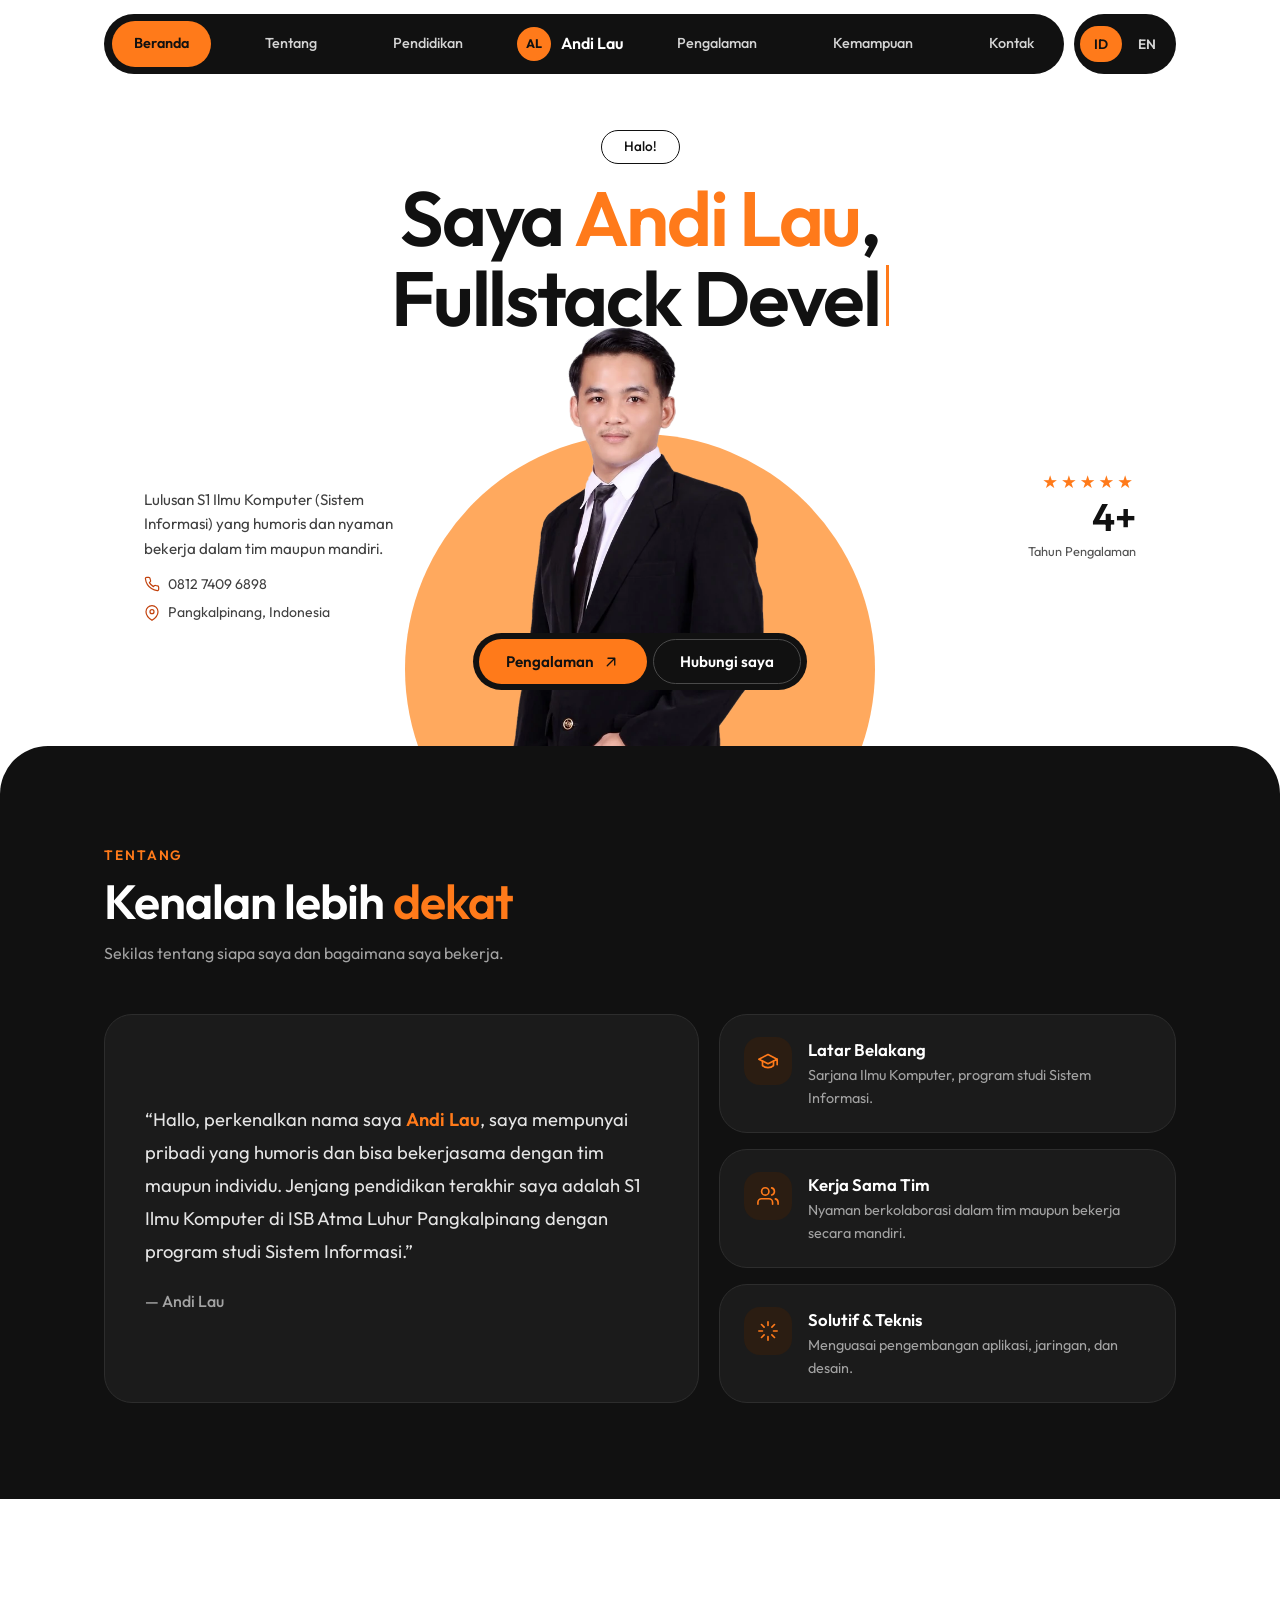
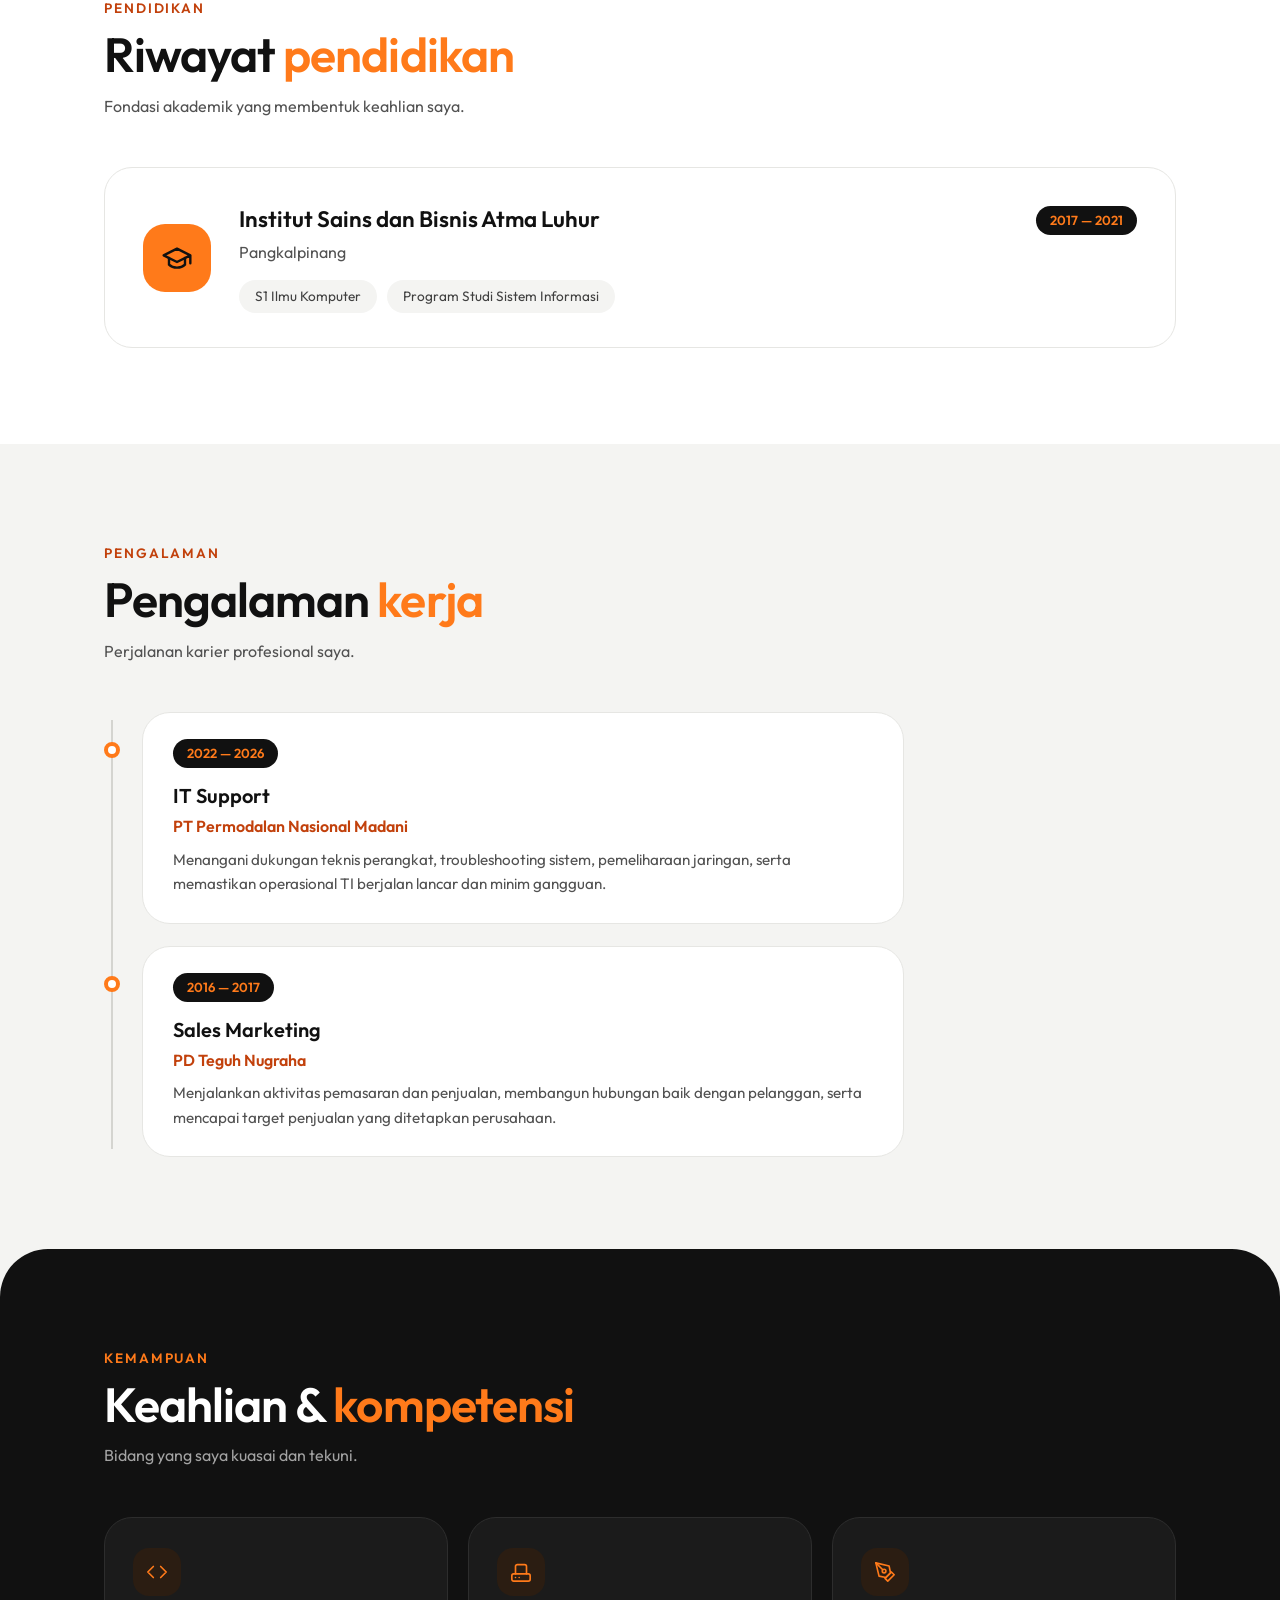
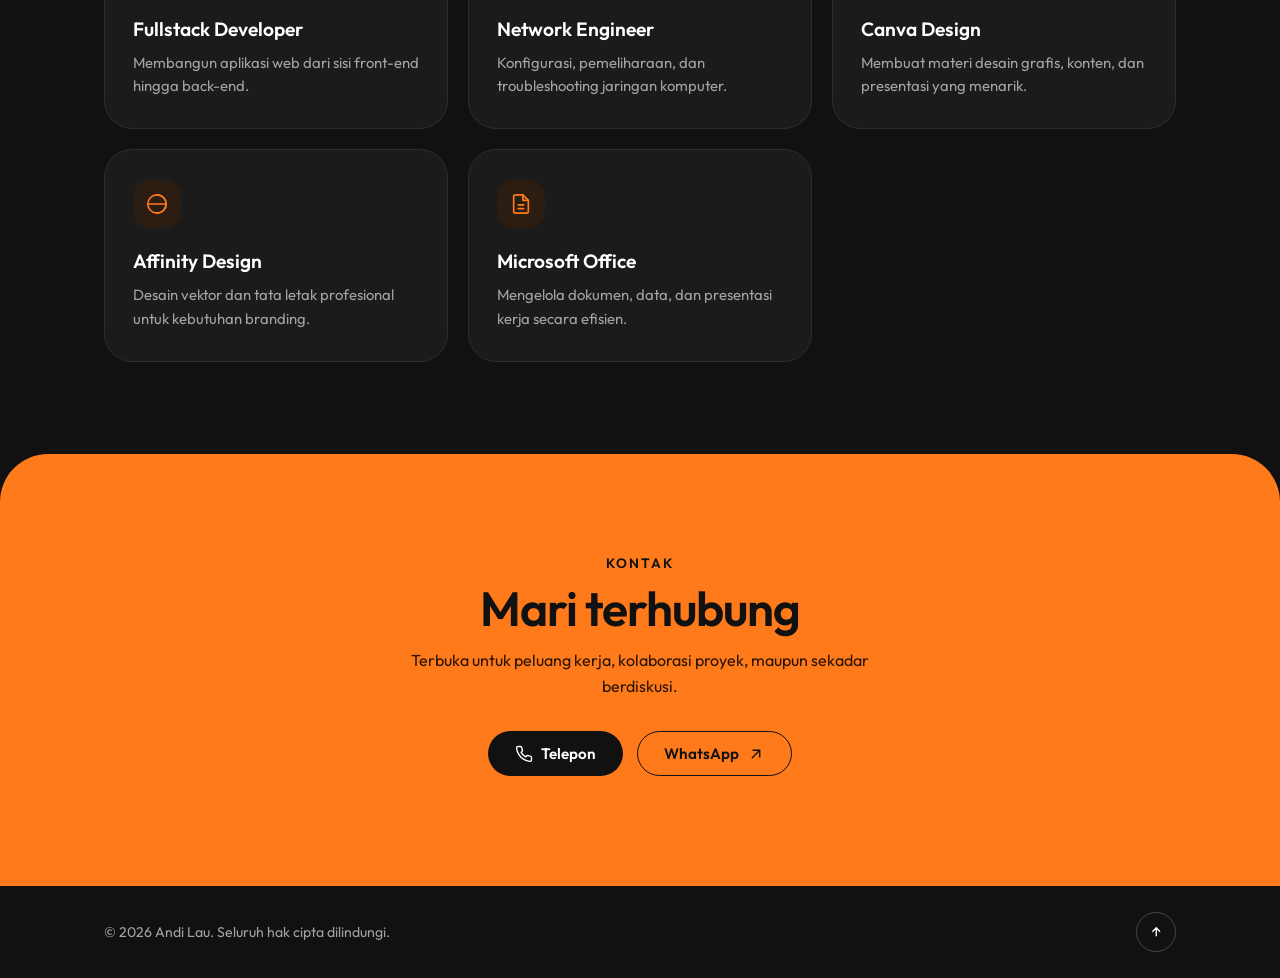
<file: index.html>
<!DOCTYPE html>
<html lang="id">
<head>
<meta charset="UTF-8" />
<meta name="viewport" content="width=device-width, initial-scale=1, viewport-fit=cover" />
<meta name="color-scheme" content="light" />
<meta name="description" content="Portofolio Andi Lau - Fullstack Developer, Network Engineer, dan Desainer." />
<title>Andi Lau — Portofolio</title>
<link rel="preconnect" href="https://fonts.googleapis.com" />
<link rel="preconnect" href="https://fonts.gstatic.com" crossorigin />
<link href="https://fonts.googleapis.com/css2?family=Outfit:wght@300;400;500;600;700&display=swap" rel="stylesheet" />
<link rel="stylesheet" href="css/style.css" />
</head>
<body>
<svg width="0" height="0" style="position:absolute" aria-hidden="true">
  <symbol id="i-cap" viewBox="0 0 24 24"><path d="M22 10v6M2 10l10-5 10 5-10 5z"/><path d="M6 12v5c3 3 9 3 12 0v-5"/></symbol>
  <symbol id="i-users" viewBox="0 0 24 24"><path d="M17 21v-2a4 4 0 0 0-4-4H5a4 4 0 0 0-4 4v2"/><circle cx="9" cy="7" r="4"/><path d="M23 21v-2a4 4 0 0 0-3-3.87M16 3.13a4 4 0 0 1 0 7.75"/></symbol>
  <symbol id="i-cog" viewBox="0 0 24 24"><path d="M12 2v4M12 18v4M4.93 4.93l2.83 2.83M16.24 16.24l2.83 2.83M2 12h4M18 12h4M4.93 19.07l2.83-2.83M16.24 7.76l2.83-2.83"/></symbol>
  <symbol id="i-code" viewBox="0 0 24 24"><path d="m16 18 6-6-6-6M8 6l-6 6 6 6"/></symbol>
  <symbol id="i-net" viewBox="0 0 24 24"><rect x="2" y="14" width="20" height="8" rx="2"/><path d="M6 14V6a2 2 0 0 1 2-2h8a2 2 0 0 1 2 2v8M6 18h.01M10 18h.01"/></symbol>
  <symbol id="i-pen" viewBox="0 0 24 24"><path d="M12 19l7-7 3 3-7 7-3-3z"/><path d="M18 13l-1.5-7.5L2 2l3.5 14.5L13 18z"/><path d="M2 2l7.586 7.586"/><circle cx="11" cy="11" r="2"/></symbol>
  <symbol id="i-globe" viewBox="0 0 24 24"><circle cx="12" cy="12" r="10"/><path d="M12 2a10 10 0 0 1 0 20M2 12h20"/></symbol>
  <symbol id="i-file" viewBox="0 0 24 24"><path d="M14 2H6a2 2 0 0 0-2 2v16a2 2 0 0 0 2 2h12a2 2 0 0 0 2-2V8z"/><path d="M14 2v6h6M9 13h6M9 17h6"/></symbol>
  <symbol id="i-phone" viewBox="0 0 24 24"><path d="M22 16.92v3a2 2 0 0 1-2.18 2 19.79 19.79 0 0 1-8.63-3.07 19.5 19.5 0 0 1-6-6 19.79 19.79 0 0 1-3.07-8.67A2 2 0 0 1 4.11 2h3a2 2 0 0 1 2 1.72c.13.96.36 1.9.7 2.81a2 2 0 0 1-.45 2.11L8.09 9.91a16 16 0 0 0 6 6l1.27-1.27a2 2 0 0 1 2.11-.45c.9.34 1.85.57 2.81.7A2 2 0 0 1 22 16.92z"/></symbol>
  <symbol id="i-pin" viewBox="0 0 24 24"><path d="M21 10c0 7-9 13-9 13s-9-6-9-13a9 9 0 0 1 18 0z"/><circle cx="12" cy="10" r="3"/></symbol>
  <symbol id="i-arrow" viewBox="0 0 24 24"><path d="M7 17 17 7M8 7h9v9"/></symbol>
</svg>

<header class="site-header" id="siteHeader">
  <nav class="container nav-wrap">
    <div class="nav">
      <a href="#home" class="brand brand-m"><span class="brand-mark">AL</span><span>Andi Lau</span></a>
      <button class="nav-toggle" id="navToggle" aria-label="Buka menu" aria-expanded="false"><span></span><span></span><span></span></button>
      <ul class="nav-links" id="navLinks">
        <li><a href="#home" class="nav-link active" data-i="n1">Beranda</a></li>
        <li><a href="#about" class="nav-link" data-i="n2">Tentang</a></li>
        <li><a href="#education" class="nav-link" data-i="n3">Pendidikan</a></li>
        <li class="brand-li"><a href="#home" class="brand"><span class="brand-mark">AL</span><span>Andi Lau</span></a></li>
        <li><a href="#experience" class="nav-link" data-i="n4">Pengalaman</a></li>
        <li><a href="#skills" class="nav-link" data-i="n5">Kemampuan</a></li>
        <li><a href="#contact" class="nav-link" data-i="n6">Kontak</a></li>
      </ul>
    </div>
    <div class="lang" role="group" aria-label="Bahasa / Language">
      <button type="button" data-lang="id" class="on" aria-pressed="true">ID</button>
      <button type="button" data-lang="en" aria-pressed="false">EN</button>
    </div>
  </nav>
</header>

<main>
  <section class="hero" id="home">
    <div class="stage">
      <span class="hello reveal" data-i="hello">Halo!</span>
      <h1 class="reveal"><span data-i="hi">Saya</span> <span class="or">Andi Lau</span>,<br /><span class="typed" id="typed"></span></h1>

      <div class="figure">
        <div class="circle" aria-hidden="true"></div>
        <img class="cut" src="lau-cutout.webp" alt="Foto Andi Lau" />
      </div>

      <div class="side side-l reveal">
        <p data-i="hdesc">Lulusan S1 Ilmu Komputer (Sistem Informasi) yang humoris dan nyaman bekerja dalam tim maupun mandiri.</p>
        <ul>
          <li><svg class="ic"><use href="#i-phone"/></svg><a href="tel:081274096898">0812 7409 6898</a></li>
          <li><svg class="ic"><use href="#i-pin"/></svg><span>Pangkalpinang, Indonesia</span></li>
        </ul>
      </div>
      <div class="side side-r reveal">
        <div class="stars" aria-hidden="true">★★★★★</div>
        <span class="stat-num" data-count="4">0</span>
        <span class="stat-label" data-i="slabel">Tahun Pengalaman</span>
      </div>

      <div class="cta">
        <a href="#experience" class="btn btn-or"><span data-i="cta1">Pengalaman</span> <svg class="ic"><use href="#i-arrow"/></svg></a>
        <a href="#contact" class="btn btn-line" data-i="cta2">Hubungi saya</a>
      </div>
    </div>
  </section>

  <section class="section dark" id="about">
    <div class="container">
      <header class="head reveal">
        <span class="tag" data-i="ta">Tentang</span>
        <h2 class="title" data-i="tt">Kenalan lebih <span class="or">dekat</span></h2>
        <p class="sub" data-i="ts">Sekilas tentang siapa saya dan bagaimana saya bekerja.</p>
      </header>
      <div class="about-grid">
        <article class="card about-quote reveal">
          <p data-i="quote">“Hallo, perkenalkan nama saya <strong>Andi Lau</strong>, saya mempunyai pribadi yang humoris dan bisa bekerjasama dengan tim maupun individu. Jenjang pendidikan terakhir saya adalah S1 Ilmu Komputer di ISB Atma Luhur Pangkalpinang dengan program studi Sistem Informasi.”</p>
          <footer class="quote-footer">— Andi Lau</footer>
        </article>
        <div class="facts">
          <div class="card fact reveal"><div class="icon"><svg class="ic"><use href="#i-cap"/></svg></div><div><h4 data-i="f1h">Latar Belakang</h4><p data-i="f1p">Sarjana Ilmu Komputer, program studi Sistem Informasi.</p></div></div>
          <div class="card fact reveal"><div class="icon"><svg class="ic"><use href="#i-users"/></svg></div><div><h4 data-i="f2h">Kerja Sama Tim</h4><p data-i="f2p">Nyaman berkolaborasi dalam tim maupun bekerja secara mandiri.</p></div></div>
          <div class="card fact reveal"><div class="icon"><svg class="ic"><use href="#i-cog"/></svg></div><div><h4 data-i="f3h">Solutif &amp; Teknis</h4><p data-i="f3p">Menguasai pengembangan aplikasi, jaringan, dan desain.</p></div></div>
        </div>
      </div>
    </div>
  </section>

  <section class="section light-top" id="education" style="background:#fff;padding-top:96px">
    <div class="container">
      <header class="head reveal">
        <span class="tag" data-i="ea">Pendidikan</span>
        <h2 class="title" data-i="et">Riwayat <span class="or">pendidikan</span></h2>
        <p class="sub" data-i="es">Fondasi akademik yang membentuk keahlian saya.</p>
      </header>
      <div class="lcard edu reveal">
        <div class="icon"><svg class="ic"><use href="#i-cap"/></svg></div>
        <div class="edu-body">
          <div class="edu-top"><h3>Institut Sains dan Bisnis Atma Luhur</h3><span class="time">2017 — 2021</span></div>
          <p class="edu-loc">Pangkalpinang</p>
          <div class="chips"><span class="chip" data-i="c1">S1 Ilmu Komputer</span><span class="chip" data-i="c2">Program Studi Sistem Informasi</span></div>
        </div>
      </div>
    </div>
  </section>

  <section class="section alt" id="experience" style="padding-bottom:140px">
    <div class="container">
      <header class="head reveal">
        <span class="tag" data-i="xa">Pengalaman</span>
        <h2 class="title" data-i="xt">Pengalaman <span class="or">kerja</span></h2>
        <p class="sub" data-i="xs">Perjalanan karier profesional saya.</p>
      </header>
      <div class="timeline">
        <article class="t-item reveal"><div class="t-dot"></div><div class="lcard t-card">
          <span class="time">2022 — 2026</span><h3>IT Support</h3><p class="t-co">PT Permodalan Nasional Madani</p>
          <p data-i="x1">Menangani dukungan teknis perangkat, troubleshooting sistem, pemeliharaan jaringan, serta memastikan operasional TI berjalan lancar dan minim gangguan.</p>
        </div></article>
        <article class="t-item reveal"><div class="t-dot"></div><div class="lcard t-card">
          <span class="time">2016 — 2017</span><h3>Sales Marketing</h3><p class="t-co">PD Teguh Nugraha</p>
          <p data-i="x2">Menjalankan aktivitas pemasaran dan penjualan, membangun hubungan baik dengan pelanggan, serta mencapai target penjualan yang ditetapkan perusahaan.</p>
        </div></article>
      </div>
    </div>
  </section>

  <section class="section dark" id="skills" style="padding-bottom:140px">
    <div class="container">
      <header class="head reveal">
        <span class="tag" data-i="ka">Kemampuan</span>
        <h2 class="title" data-i="kt">Keahlian &amp; <span class="or">kompetensi</span></h2>
        <p class="sub" data-i="ks">Bidang yang saya kuasai dan tekuni.</p>
      </header>
      <div class="skills">
        <article class="card skill reveal"><div class="icon"><svg class="ic"><use href="#i-code"/></svg></div><h3>Fullstack Developer</h3><p data-i="k1">Membangun aplikasi web dari sisi front-end hingga back-end.</p></article>
        <article class="card skill reveal"><div class="icon"><svg class="ic"><use href="#i-net"/></svg></div><h3>Network Engineer</h3><p data-i="k2">Konfigurasi, pemeliharaan, dan troubleshooting jaringan komputer.</p></article>
        <article class="card skill reveal"><div class="icon"><svg class="ic"><use href="#i-pen"/></svg></div><h3>Canva Design</h3><p data-i="k3">Membuat materi desain grafis, konten, dan presentasi yang menarik.</p></article>
        <article class="card skill reveal"><div class="icon"><svg class="ic"><use href="#i-globe"/></svg></div><h3>Affinity Design</h3><p data-i="k4">Desain vektor dan tata letak profesional untuk kebutuhan branding.</p></article>
        <article class="card skill reveal"><div class="icon"><svg class="ic"><use href="#i-file"/></svg></div><h3>Microsoft Office</h3><p data-i="k5">Mengelola dokumen, data, dan presentasi kerja secara efisien.</p></article>
      </div>
    </div>
  </section>

  <section class="section orange" id="contact">
    <div class="container reveal">
      <span class="tag" data-i="ca">Kontak</span>
      <h2 class="title" data-i="ct">Mari terhubung</h2>
      <p class="sub" data-i="cs">Terbuka untuk peluang kerja, kolaborasi proyek, maupun sekadar berdiskusi.</p>
      <div class="actions">
        <a href="tel:081274096898" class="btn btn-dark"><svg class="ic"><use href="#i-phone"/></svg><span data-i="call">Telepon</span></a>
        <a href="https://wa.me/6281274096898" target="_blank" rel="noopener" class="btn btn-ol">WhatsApp <svg class="ic"><use href="#i-arrow"/></svg></a>
      </div>
    </div>
  </section>
</main>

<footer class="site-footer">
  <div class="container foot">
    <p>&copy; <span id="year"></span> Andi Lau. <span data-i="rights">Seluruh hak cipta dilindungi.</span></p>
    <a href="#home" class="to-top" aria-label="Kembali ke atas">↑</a>
  </div>
</footer>

<script src="js/main.js"></script>
</body>
</html>
</file>
<file: css/style.css>
:root{--or:#ff7a1a;--or-soft:#ffa95e;--or-ink:#c2410c;--ink:#111;--card:#1b1b1b;--line:#2d2d2d;--mut:#a3a3a3;--paper2:#f4f4f2;--bd:#e6e6e3;--r:48px}
*{box-sizing:border-box;margin:0;padding:0}
html{scroll-behavior:smooth;scroll-padding-top:90px;-webkit-text-size-adjust:100%}
body{font-family:'Outfit',system-ui,-apple-system,'Segoe UI',sans-serif;background:#fff;color:var(--ink);line-height:1.6;overflow-x:hidden;-webkit-font-smoothing:antialiased}
:root{padding-bottom:env(safe-area-inset-bottom,0px)}
a{color:inherit;text-decoration:none}img,svg{display:block;max-width:100%}ul{list-style:none}
.ic{fill:none;stroke:currentColor;stroke-width:1.8;stroke-linecap:round;stroke-linejoin:round;width:22px;height:22px}
.container{width:100%;max-width:1120px;margin:0 auto;padding:0 24px}
.or{color:var(--or)}

/* Navbar pil */
.site-header{position:fixed;top:calc(env(safe-area-inset-top,0px) + 14px);left:0;right:0;z-index:100}
.nav-wrap{display:flex;align-items:center;gap:10px}.nav{flex:1;display:flex;align-items:center;justify-content:space-between;height:60px;padding:0 8px;background:var(--ink);border-radius:999px}
.nav-links{display:flex;align-items:center;justify-content:space-between;width:100%}
.nav-link{display:block;padding:11px 22px;border-radius:999px;font-size:.9rem;font-weight:500;color:#d4d4d4;transition:background .2s,color .2s}
.nav-link:hover{color:#fff}.nav-link.active{background:var(--or);color:var(--ink);font-weight:600}
.brand{display:flex;align-items:center;gap:10px;color:#fff;font-weight:600}
.brand-mark{display:grid;place-items:center;width:34px;height:34px;border-radius:50%;background:var(--or);color:var(--ink);font-size:.78rem;font-weight:700}
.lang{display:flex;align-items:center;gap:2px;height:60px;padding:0 6px;background:var(--ink);border-radius:999px}
.lang button{border:0;background:none;color:#d4d4d4;font:600 .85rem 'Outfit',sans-serif;padding:9px 14px;border-radius:999px;cursor:pointer;transition:background .2s,color .2s}
.lang button:hover{color:#fff}.lang button.on{background:var(--or);color:var(--ink)}
.brand-m,.nav-toggle{display:none}
.nav-toggle{flex-direction:column;gap:5px;width:44px;height:44px;align-items:center;justify-content:center;background:none;border:0;cursor:pointer}
.nav-toggle span{display:block;width:20px;height:2px;background:#fff;border-radius:2px;transition:transform .3s,opacity .3s}
.nav-toggle.open span:nth-child(1){transform:translateY(7px) rotate(45deg)}
.nav-toggle.open span:nth-child(2){opacity:0}
.nav-toggle.open span:nth-child(3){transform:translateY(-7px) rotate(-45deg)}

/* Tombol */
.btn{display:inline-flex;align-items:center;justify-content:center;gap:8px;padding:12px 26px;border-radius:999px;font:600 .95rem 'Outfit',sans-serif;border:1.5px solid transparent;cursor:pointer;transition:background .2s,color .2s,border-color .2s}
.btn .ic{width:18px;height:18px}
.btn-or{background:var(--or);color:var(--ink)}.btn-or:hover{background:#fff}
.btn-line{background:transparent;color:#fff;border-color:#4a4a4a}.btn-line:hover{border-color:#fff}
.btn-dark{background:var(--ink);color:#fff}.btn-dark:hover{background:#2a2a2a}
.btn-ol{border-color:var(--ink);color:var(--ink)}.btn-ol:hover{background:var(--ink);color:#fff}

/* Hero */
.hero{padding-top:104px;text-align:center;background:#fff}
.stage{position:relative;max-width:1040px;margin:0 auto;padding:0 24px;min-height:690px}
.hello{display:inline-block;padding:5px 22px;border:1.5px solid var(--ink);border-radius:999px;font-size:.85rem;font-weight:500;margin-top:26px}
h1{font-size:clamp(2.5rem,6.4vw,4.8rem);font-weight:600;line-height:1.05;letter-spacing:-.03em;margin-top:14px;position:relative;z-index:1}
.typed{display:inline-block;min-height:1.05em}
.typed::after{content:'';display:inline-block;width:3px;height:.8em;background:var(--or);margin-left:6px;animation:bl 1s steps(1) infinite}
@keyframes bl{50%{opacity:0}}
.figure{position:absolute;left:50%;bottom:0;transform:translateX(-50%);width:400px;z-index:2}
.circle{position:absolute;left:50%;bottom:-110px;width:470px;height:470px;transform:translateX(-50%);border-radius:50%;background:var(--or-soft);z-index:-1}
.cut{width:100%;height:auto}
.side{position:absolute;z-index:3}
.side-l{left:24px;bottom:170px;max-width:250px;text-align:left}
.side-l p{font-size:.95rem;color:#404040}
.side-l ul{margin-top:12px;display:grid;gap:6px;font-size:.88rem;color:#404040}
.side-l li{display:flex;gap:8px;align-items:center}.side-l .ic{width:16px;height:16px;color:var(--or-ink)}
.side-r{right:24px;bottom:230px;text-align:right}
.stars{color:var(--or);letter-spacing:3px;font-size:1.1rem}
.stat-num{display:block;font-size:2.4rem;font-weight:600;line-height:1.1}
.stat-label{font-size:.8rem;color:#525252}
.cta{position:absolute;left:50%;bottom:104px;transform:translateX(-50%);z-index:4;display:flex;gap:6px;padding:6px;background:var(--ink);border-radius:999px;white-space:nowrap}

/* Section umum */
.section{padding:96px 0;position:relative}
.dark{background:var(--ink);color:#fff;border-radius:var(--r) var(--r) 0 0;margin-top:calc(var(--r) * -1);z-index:5}
.dark+.light-top{margin-top:0}
.head{margin-bottom:48px;max-width:640px}
.tag{display:inline-block;font-size:.85rem;font-weight:600;letter-spacing:.14em;text-transform:uppercase;color:var(--or-ink);margin-bottom:8px}
.dark .tag,.orange .tag{color:var(--or)}
.title{font-size:clamp(2rem,4.2vw,3rem);font-weight:600;letter-spacing:-.02em;line-height:1.12}
.sub{color:#525252;margin-top:12px}.dark .sub{color:var(--mut)}
.alt{background:var(--paper2)}

/* Tentang */
.about-grid{display:grid;grid-template-columns:1.3fr 1fr;gap:20px}
.card{background:var(--card);border:1px solid var(--line);border-radius:28px;transition:border-color .25s}
.card:hover{border-color:var(--or)}
.about-quote{padding:40px;display:flex;flex-direction:column;justify-content:center}
.about-quote p{font-size:1.15rem;line-height:1.8;color:#e5e5e5}.about-quote strong{color:var(--or);font-weight:600}
.quote-footer{margin-top:20px;color:var(--mut);font-weight:500}
.facts{display:grid;gap:16px}
.fact{display:flex;gap:16px;padding:22px 24px;align-items:flex-start}
.icon{flex-shrink:0;width:48px;height:48px;display:grid;place-items:center;border-radius:16px;background:#2b1d12;color:var(--or);transition:background .25s,color .25s}
.card:hover .icon{background:var(--or);color:var(--ink)}
.fact h4{font-size:1.05rem;font-weight:600}.fact p{font-size:.9rem;color:var(--mut)}

/* Pendidikan & pengalaman (terang) */
.lcard{background:#fff;border:1px solid var(--bd);border-radius:28px;transition:border-color .25s}
.lcard:hover{border-color:var(--or)}
.edu{display:flex;gap:28px;padding:34px 38px;align-items:center}
.edu .icon{width:68px;height:68px;border-radius:22px;background:var(--or);color:var(--ink)}
.edu .icon .ic{width:32px;height:32px}
.edu-body{flex:1}.edu-top{display:flex;flex-wrap:wrap;gap:12px;align-items:center;justify-content:space-between}
.edu h3{font-size:1.4rem;font-weight:600}.edu-loc{color:#525252;margin:2px 0 14px}
.chips{display:flex;flex-wrap:wrap;gap:10px}
.chip{padding:6px 16px;border-radius:999px;background:var(--paper2);font-size:.85rem;color:#404040}
.time{display:inline-block;padding:4px 14px;border-radius:999px;background:var(--ink);color:var(--or);font-size:.82rem;font-weight:600;white-space:nowrap}
.timeline{position:relative;max-width:800px;padding-left:38px}
.timeline::before{content:'';position:absolute;left:7px;top:8px;bottom:8px;width:2px;background:#d4d4d0}
.t-item{position:relative;margin-bottom:22px}.t-item:last-child{margin-bottom:0}
.t-dot{position:absolute;left:-38px;top:30px;width:16px;height:16px;border-radius:50%;background:#fff;border:4px solid var(--or)}
.t-card{padding:26px 30px}.t-card h3{font-size:1.25rem;font-weight:600;margin:12px 0 2px}
.t-co{color:var(--or-ink);font-weight:600;margin-bottom:8px}.t-card p:last-child{color:#525252;font-size:.95rem}

/* Kemampuan */
.skills{display:grid;grid-template-columns:repeat(auto-fit,minmax(300px,1fr));gap:20px}
.skill{padding:30px 28px}.skill .icon{margin-bottom:18px}
.skill h3{font-size:1.2rem;font-weight:600;margin-bottom:6px}.skill p{color:var(--mut);font-size:.93rem}

/* Kontak */
.orange{background:var(--or);color:var(--ink);border-radius:var(--r) var(--r) 0 0;margin-top:calc(var(--r) * -1);z-index:6;text-align:center;padding:96px 0 110px}
.orange .tag{color:var(--ink)}.orange .sub{color:#2a1505;max-width:520px;margin:12px auto 0}
.actions{display:flex;flex-wrap:wrap;gap:14px;justify-content:center;margin-top:32px}
.site-footer{background:var(--ink);padding:26px 0}
.foot{display:flex;align-items:center;justify-content:space-between;gap:16px;flex-wrap:wrap}
.foot p{color:var(--mut);font-size:.88rem}
.to-top{width:40px;height:40px;display:grid;place-items:center;border-radius:50%;border:1px solid #444;color:#fff;transition:background .2s,color .2s}
.to-top:hover{background:var(--or);color:var(--ink);border-color:var(--or)}

.reveal{opacity:0;transform:translateY(18px);transition:opacity .6s,transform .6s}
.reveal.visible{opacity:1;transform:none}

@media(max-width:900px){
  .stage{min-height:0;display:flex;flex-direction:column;align-items:center;padding-bottom:70px}
  .figure{position:relative;left:auto;transform:none;width:min(340px,84vw);margin-top:-4px}
  .circle{width:112%;height:auto;aspect-ratio:1;bottom:-22%}
  .side,.cta{position:static;transform:none}
  .side-r{order:2;text-align:center;margin-top:34px}.side-l{order:3;text-align:center;margin-top:18px;max-width:420px}
  .side-l ul{justify-items:center}
  .cta{order:1;margin-top:26px;position:relative;z-index:4}
  .about-grid{grid-template-columns:1fr}
}
@media(max-width:820px){
  .nav-toggle,.brand-m{display:flex}
  .nav{padding:0 8px 0 14px}
  .nav-links{position:absolute;top:70px;left:16px;right:16px;flex-direction:column;align-items:stretch;gap:4px;padding:12px;background:var(--ink);border-radius:28px;opacity:0;transform:translateY(-8px);pointer-events:none;transition:opacity .25s,transform .25s}
  .nav-links.open{opacity:1;transform:none;pointer-events:auto}
  .nav-links .brand{display:none}.nav-link{padding:13px 18px}
}
@media(max-width:720px){
  .section{padding:72px 0}.edu{flex-direction:column;text-align:center;padding:30px 24px}.edu-top,.chips{justify-content:center}
  .about-quote{padding:30px 24px}:root{--r:36px}
}
@media(max-width:420px){.brand-m span:last-child{display:none}.lang button{padding:8px 11px}.container,.stage{padding:0 18px}.cta .btn{padding:11px 18px;font-size:.88rem}}
@media(prefers-reduced-motion:reduce){*,*::before,*::after{animation:none!important;transition:none!important}.reveal{opacity:1;transform:none}}
</file>
